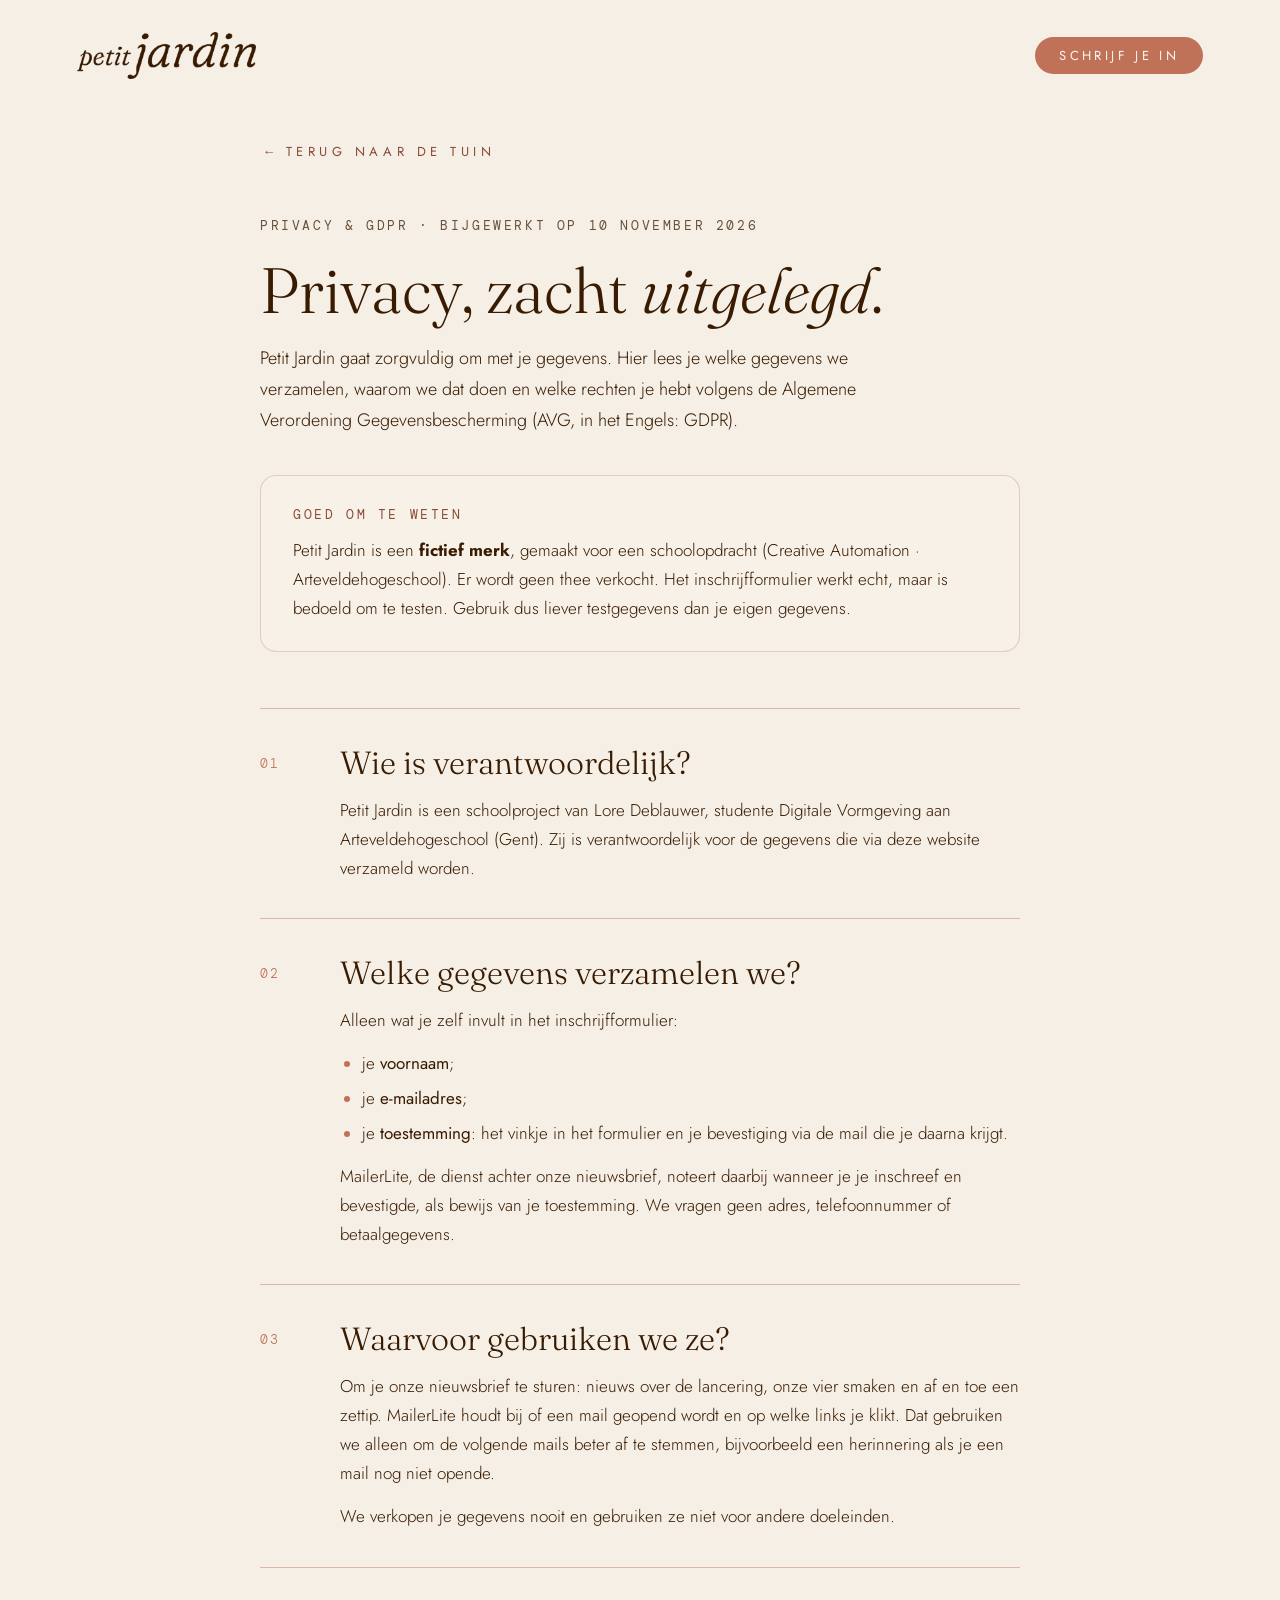
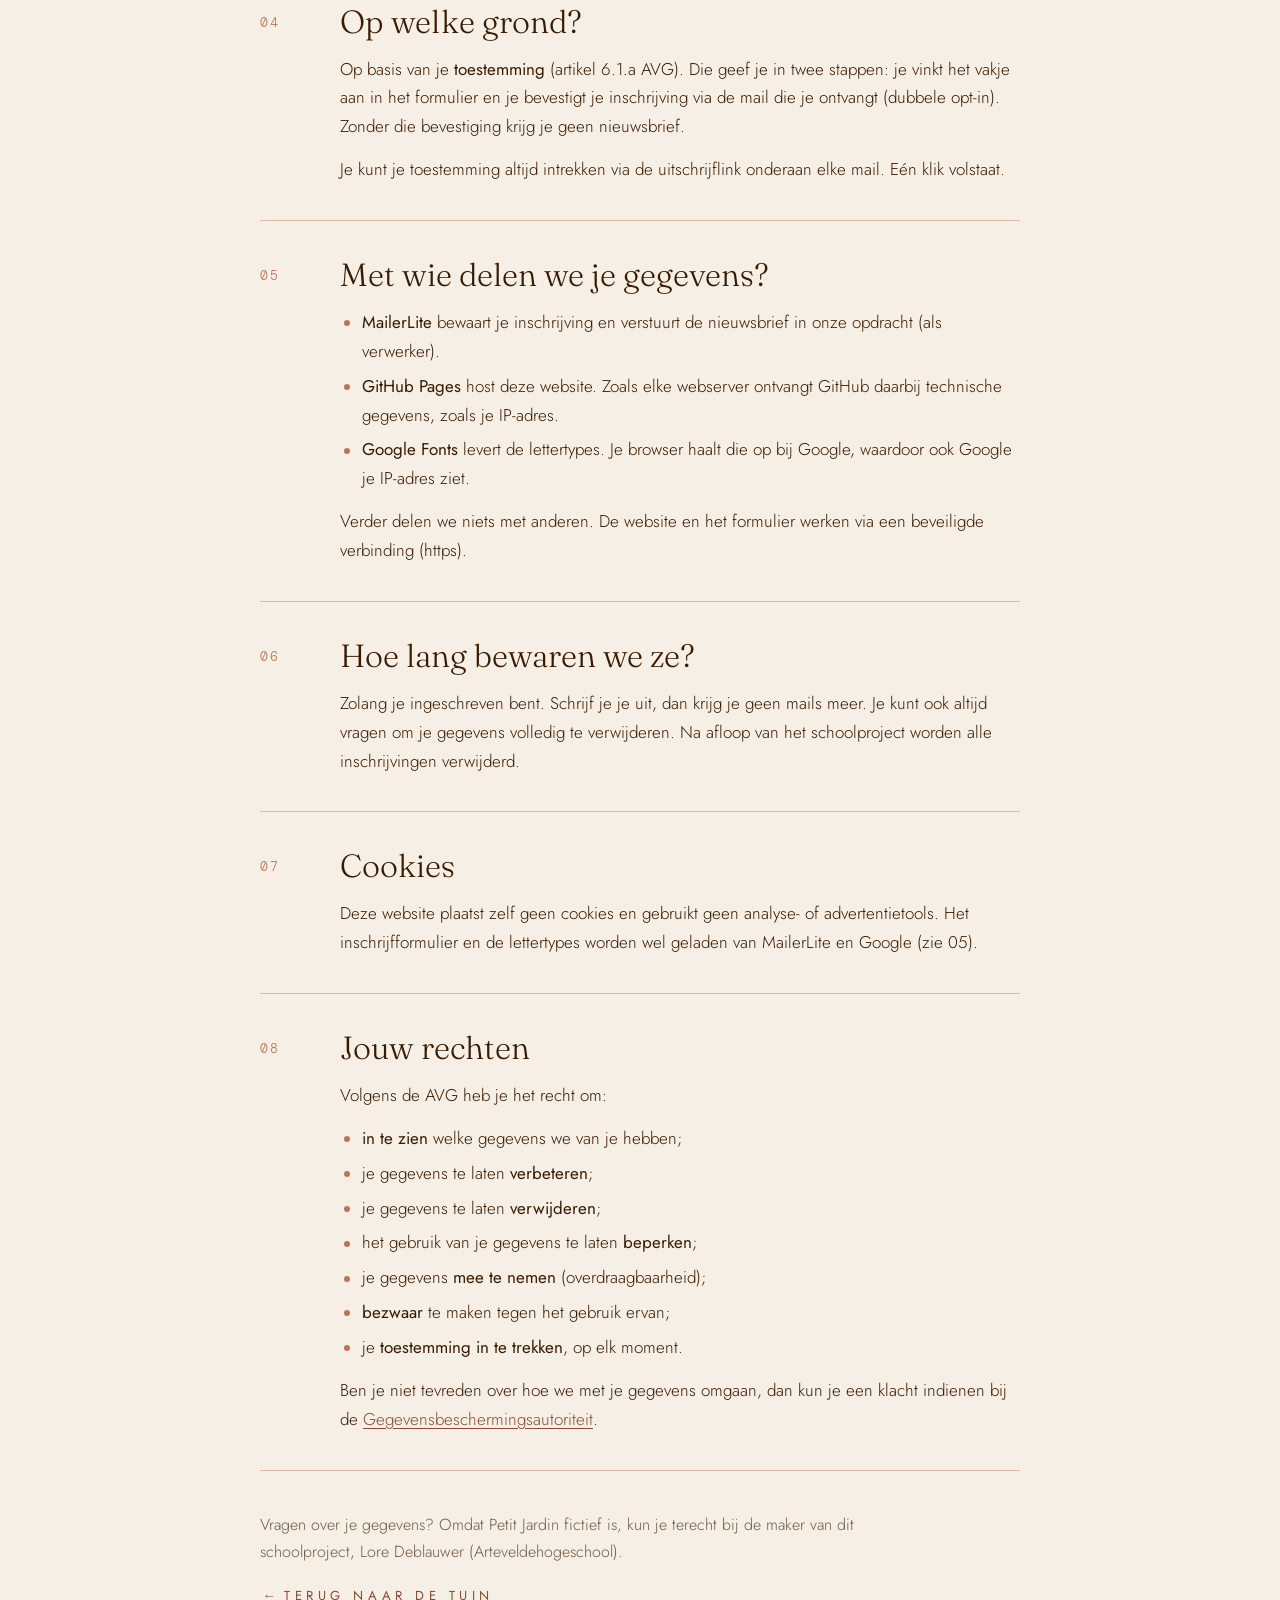
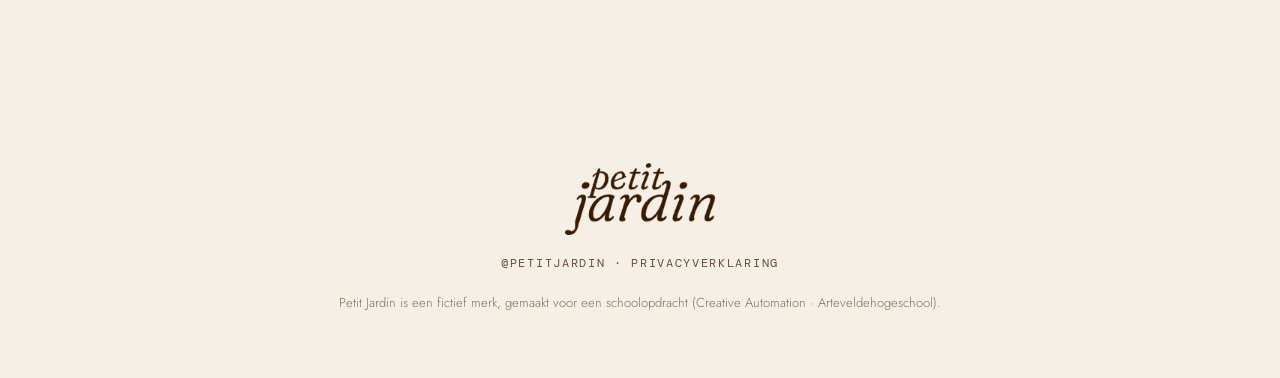
<file: privacy.html>
<!doctype html>
<html lang="nl">
<head>
  <meta charset="utf-8">
  <meta name="viewport" content="width=device-width, initial-scale=1">
  <title>Privacy &amp; GDPR · Petit Jardin</title>
  <meta name="description" content="Hoe Petit Jardin omgaat met je gegevens: welke gegevens we verzamelen via de nieuwsbrief, waarom, en welke rechten je hebt volgens de GDPR.">
  <meta name="robots" content="noindex">
  <link rel="icon" type="image/png" sizes="64x64" href="img/favicon.png?v=2">
  <link rel="preconnect" href="https://fonts.googleapis.com">
  <link rel="preconnect" href="https://fonts.gstatic.com" crossorigin>
  <link href="https://fonts.googleapis.com/css2?family=DM+Mono:wght@400&family=Fraunces:ital,opsz,wght,SOFT,WONK@0,9..144,300,0..100,0..1;1,9..144,300,0..100,0..1&family=Jost:wght@300;400&display=swap" rel="stylesheet">
  <link rel="stylesheet" href="css/richting-b.css?v=7">
  <link rel="stylesheet" href="css/privacy.css?v=1">
</head>
<body class="privacy-pagina">

  <header class="header">
    <a href="index.html" class="header__logo" aria-label="Petit Jardin, naar de startpagina">
      <img src="img/logo-horizontaal.png" alt="Petit Jardin" width="184" height="48">
    </a>
    <a href="index.html#inschrijven" class="knop knop--klein">Schrijf je in</a>
  </header>

  <main class="privacy">
    <a href="index.html" class="tekstlink privacy__terug"><span class="tekstlink__pijl" aria-hidden="true">←</span> Terug naar de tuin</a>

    <header class="privacy__kop">
      <p class="label">Privacy &amp; GDPR · bijgewerkt op 10 november 2026</p>
      <h1>Privacy, zacht <em>uitgelegd</em>.</h1>
      <p class="privacy__intro">Petit Jardin gaat zorgvuldig om met je gegevens. Hier lees je welke gegevens we verzamelen, waarom we dat doen en welke rechten je hebt volgens de Algemene Verordening Gegevensbescherming (AVG, in het Engels: GDPR).</p>
    </header>

    <aside class="privacy__notitie">
      <p class="label">Goed om te weten</p>
      <p>Petit Jardin is een <strong>fictief merk</strong>, gemaakt voor een schoolopdracht (Creative Automation · Arteveldehogeschool). Er wordt geen thee verkocht. Het inschrijfformulier werkt echt, maar is bedoeld om te testen. Gebruik dus liever testgegevens dan je eigen gegevens.</p>
    </aside>

    <ol class="privacy__lijst">
      <li class="privacy__blok" id="verantwoordelijke">
        <span class="privacy__nr" aria-hidden="true">01</span>
        <div>
          <h2>Wie is verantwoordelijk?</h2>
          <p>Petit Jardin is een schoolproject van Lore Deblauwer, studente Digitale Vormgeving aan Arteveldehogeschool (Gent). Zij is verantwoordelijk voor de gegevens die via deze website verzameld worden.</p>
        </div>
      </li>

      <li class="privacy__blok" id="gegevens">
        <span class="privacy__nr" aria-hidden="true">02</span>
        <div>
          <h2>Welke gegevens verzamelen we?</h2>
          <p>Alleen wat je zelf invult in het inschrijfformulier:</p>
          <ul>
            <li>je <strong>voornaam</strong>;</li>
            <li>je <strong>e-mailadres</strong>;</li>
            <li>je <strong>toestemming</strong>: het vinkje in het formulier en je bevestiging via de mail die je daarna krijgt.</li>
          </ul>
          <p>MailerLite, de dienst achter onze nieuwsbrief, noteert daarbij wanneer je je inschreef en bevestigde, als bewijs van je toestemming. We vragen geen adres, telefoonnummer of betaalgegevens.</p>
        </div>
      </li>

      <li class="privacy__blok" id="doel">
        <span class="privacy__nr" aria-hidden="true">03</span>
        <div>
          <h2>Waarvoor gebruiken we ze?</h2>
          <p>Om je onze nieuwsbrief te sturen: nieuws over de lancering, onze vier smaken en af en toe een zettip. MailerLite houdt bij of een mail geopend wordt en op welke links je klikt. Dat gebruiken we alleen om de volgende mails beter af te stemmen, bijvoorbeeld een herinnering als je een mail nog niet opende.</p>
          <p>We verkopen je gegevens nooit en gebruiken ze niet voor andere doeleinden.</p>
        </div>
      </li>

      <li class="privacy__blok" id="grondslag">
        <span class="privacy__nr" aria-hidden="true">04</span>
        <div>
          <h2>Op welke grond?</h2>
          <p>Op basis van je <strong>toestemming</strong> (artikel 6.1.a AVG). Die geef je in twee stappen: je vinkt het vakje aan in het formulier en je bevestigt je inschrijving via de mail die je ontvangt (dubbele opt-in). Zonder die bevestiging krijg je geen nieuwsbrief.</p>
          <p>Je kunt je toestemming altijd intrekken via de uitschrijflink onderaan elke mail. Eén klik volstaat.</p>
        </div>
      </li>

      <li class="privacy__blok" id="derden">
        <span class="privacy__nr" aria-hidden="true">05</span>
        <div>
          <h2>Met wie delen we je gegevens?</h2>
          <ul>
            <li><strong>MailerLite</strong> bewaart je inschrijving en verstuurt de nieuwsbrief in onze opdracht (als verwerker).</li>
            <li><strong>GitHub Pages</strong> host deze website. Zoals elke webserver ontvangt GitHub daarbij technische gegevens, zoals je IP-adres.</li>
            <li><strong>Google Fonts</strong> levert de lettertypes. Je browser haalt die op bij Google, waardoor ook Google je IP-adres ziet.</li>
          </ul>
          <p>Verder delen we niets met anderen. De website en het formulier werken via een beveiligde verbinding (https).</p>
        </div>
      </li>

      <li class="privacy__blok" id="bewaartermijn">
        <span class="privacy__nr" aria-hidden="true">06</span>
        <div>
          <h2>Hoe lang bewaren we ze?</h2>
          <p>Zolang je ingeschreven bent. Schrijf je je uit, dan krijg je geen mails meer. Je kunt ook altijd vragen om je gegevens volledig te verwijderen. Na afloop van het schoolproject worden alle inschrijvingen verwijderd.</p>
        </div>
      </li>

      <li class="privacy__blok" id="cookies">
        <span class="privacy__nr" aria-hidden="true">07</span>
        <div>
          <h2>Cookies</h2>
          <p>Deze website plaatst zelf geen cookies en gebruikt geen analyse- of advertentietools. Het inschrijfformulier en de lettertypes worden wel geladen van MailerLite en Google (zie 05).</p>
        </div>
      </li>

      <li class="privacy__blok" id="rechten">
        <span class="privacy__nr" aria-hidden="true">08</span>
        <div>
          <h2>Jouw rechten</h2>
          <p>Volgens de AVG heb je het recht om:</p>
          <ul class="privacy__rechten">
            <li><strong>in te zien</strong> welke gegevens we van je hebben;</li>
            <li>je gegevens te laten <strong>verbeteren</strong>;</li>
            <li>je gegevens te laten <strong>verwijderen</strong>;</li>
            <li>het gebruik van je gegevens te laten <strong>beperken</strong>;</li>
            <li>je gegevens <strong>mee te nemen</strong> (overdraagbaarheid);</li>
            <li><strong>bezwaar</strong> te maken tegen het gebruik ervan;</li>
            <li>je <strong>toestemming in te trekken</strong>, op elk moment.</li>
          </ul>
          <p>Ben je niet tevreden over hoe we met je gegevens omgaan, dan kun je een klacht indienen bij de <a href="https://www.gegevensbeschermingsautoriteit.be" target="_blank" rel="noopener">Gegevensbeschermingsautoriteit</a>.</p>
        </div>
      </li>
    </ol>

    <div class="privacy__slot">
      <span class="haarlijn" aria-hidden="true"></span>
      <p>Vragen over je gegevens? Omdat Petit Jardin fictief is, kun je terecht bij de maker van dit schoolproject, Lore Deblauwer (Arteveldehogeschool).</p>
      <a href="index.html" class="tekstlink"><span class="tekstlink__pijl" aria-hidden="true">←</span> Terug naar de tuin</a>
    </div>
  </main>

  <footer class="footer">
    <img src="img/logo-gestapeld.png" alt="Petit Jardin" width="150" height="72" loading="lazy">
    <p class="label"><a href="#" aria-label="Petit Jardin op Instagram">@petitjardin</a> · <a href="privacy.html" aria-current="page">Privacyverklaring</a></p>
    <p class="klein">Petit Jardin is een fictief merk, gemaakt voor een schoolopdracht (Creative Automation · Arteveldehogeschool).</p>
  </footer>

</body>
</html>
</file>
<file: css/richting-b.css>
/* Petit Jardin · landingspagina · richting B "Herbarium"
   Per smaak een eigen nevel. Tokens uit het brandbook (p. 13). */
:root {
  --pj-terracotta: #C07259;
  --pj-terracotta-dark: #8A4B37;
  --pj-bruin: #391B02;
  --pj-bruin-70: rgba(57, 27, 2, .7);
  --pj-kraft: #C4A27A;
  --pj-creme: #F5EFE5;
  --pj-creme-licht: #FBF6EE;
  --pj-etiket: rgba(247, 241, 232, .85);
  --pj-calque: rgba(247, 241, 232, .92);
  --pj-font-titel: 'Fraunces', Georgia, serif;
  --pj-font-tekst: 'Jost', 'Helvetica Neue', Arial, sans-serif;
  --pj-font-detail: 'DM Mono', ui-monospace, monospace;
  --pj-radius-s: 8px;
  --pj-radius-m: 16px;
  --pj-radius-l: 28px;
  --pj-radius-pil: 999px;
  --pj-gutter: clamp(16px, 6vw, 80px);
  --ease-in-uit: cubic-bezier(.65, 0, .35, 1);   /* ease-in-out: zacht vertrekken, zacht aankomen */
}

*, *::before, *::after { box-sizing: border-box; }
html { scroll-behavior: smooth; }
@media (prefers-reduced-motion: reduce) { html { scroll-behavior: auto; } }

body {
  margin: 0;
  overflow-x: hidden;
  background: var(--pj-creme);   /* brandbook: crème is dé achtergrond voor web */
  color: var(--pj-bruin);
  font-family: var(--pj-font-tekst);
  font-weight: 300;
  font-size: 17px;
  line-height: 1.7;
  -webkit-font-smoothing: antialiased;
}
img { display: block; max-width: 100%; height: auto; }
a { color: inherit; }
p { margin: 0; }

/* ---------- Typografie ---------- */
h1, h2 {
  font-family: var(--pj-font-titel);
  font-weight: 300;
  font-variation-settings: "SOFT" 0, "WONK" 1;
  margin: 0;
}
h1 em, h2 em { font-style: italic; }
h1, h2 { text-wrap: balance; }   /* geen los woord op de laatste regel */
h1 { font-size: clamp(48px, 5.6vw, 80px); line-height: 1; }
h2 { font-size: clamp(36px, 4.2vw, 60px); line-height: 1.08; }

.label {
  font-family: var(--pj-font-detail);
  font-weight: 400;
  font-size: 13px;
  letter-spacing: .2em;
  text-transform: uppercase;
  color: rgba(57, 27, 2, .75);
}
.klein { font-size: 13px; color: var(--pj-bruin-70); }

.haarlijn {
  display: block;
  width: 64px;
  height: 1px;
  background: var(--pj-terracotta);
}

.visueel-verborgen {
  position: absolute !important;
  width: 1px; height: 1px;
  overflow: hidden;
  clip: rect(0 0 0 0);
  white-space: nowrap;
}

/* ---------- Knop en tekstlink ---------- */
.knop {
  display: inline-flex;
  align-items: center;
  justify-content: center;
  padding: 18px 40px;
  border: 0;
  border-radius: var(--pj-radius-pil);
  background: var(--pj-terracotta);
  color: var(--pj-creme-licht);
  font: 400 15px/1.2 var(--pj-font-tekst);
  letter-spacing: .3em;
  text-transform: uppercase;
  text-decoration: none;
  cursor: pointer;
  transition: background-color .45s var(--ease-in-uit), transform .45s var(--ease-in-uit), box-shadow .45s var(--ease-in-uit);
}
.knop:hover {
  background: var(--pj-terracotta-dark);
  transform: translateY(-1px);
  box-shadow: 0 10px 18px -10px rgba(138, 75, 55, .55);
}
.knop:active { transform: translateY(1px); box-shadow: none; transition-duration: .15s; }
.knop--vol { width: 100%; }
.knop--klein {
  padding: 11px 24px;
  font-size: 13px;
  letter-spacing: .26em;
}
.knop:focus-visible, a:focus-visible, input:focus-visible {
  outline: 2px solid var(--pj-terracotta-dark);
  outline-offset: 3px;
}

.tekstlink {
  display: inline-block;
  font-weight: 400;
  font-size: 13px;
  letter-spacing: .35em;
  text-transform: uppercase;
  text-decoration: none;
  color: var(--pj-terracotta-dark);
  position: relative;
  padding-bottom: 4px;
}
/* haarlijn die van links naar rechts aangroeit, pijl die een stapje opschuift */
.tekstlink::after {
  content: "";
  position: absolute;
  left: 0;
  right: .35em;            /* compenseert de letterafstand na de laatste letter */
  bottom: 0;
  height: 1px;
  background: var(--pj-terracotta);
  transform: scaleX(0);
  transform-origin: left;
  transition: transform .5s var(--ease-in-uit);
}
.tekstlink__pijl {
  display: inline-block;
  margin-left: .2em;
  letter-spacing: 0;
  transition: transform .5s var(--ease-in-uit);
}
.tekstlink:is(:hover, :focus-visible)::after { transform: scaleX(1); }
.tekstlink:is(:hover, :focus-visible) .tekstlink__pijl { transform: translateX(6px); }
@media (prefers-reduced-motion: reduce) {
  .knop, .tekstlink::after, .tekstlink__pijl { transition-duration: .01s; }
  .knop:hover { transform: none; }
}

/* ---------- 1 · Hero (op de crème grondkleur van de pagina) ---------- */
/* Navigatie
   Bovenaan: de gewone header, die met de pagina mee wegscrolt.
   Voorbij de hero (.is-vast): een compacte, vaststaande balk in licht doorschijnend
   crème met een zachte blur, die van boven in beeld glijdt. Terug naar boven
   (.is-weg) glijdt hij weer weg en staat de oorspronkelijke header weer klaar.
   De .header-plek houdt de hoogte van de header vast (via JS), dus de pagina
   verspringt nooit wanneer de header loskomt. */
.header-plek { position: relative; z-index: 30; }
.header {
  display: flex;
  align-items: center;
  justify-content: space-between;
  gap: 24px;
  padding: 32px var(--pj-gutter);
  border-bottom: 1px solid transparent;
}
.header__logo img {
  width: clamp(132px, 14vw, 184px);
  transition: width .5s var(--ease-in-uit);
}
.header.is-vast {
  position: fixed;
  top: 0;
  left: 0;
  right: 0;
  padding-top: 12px;
  padding-bottom: 12px;
  background: rgba(245, 239, 229, .55);
  -webkit-backdrop-filter: blur(10px) saturate(1.15);
          backdrop-filter: blur(14px) saturate(1.15);
  border-bottom-color: rgba(196, 162, 122, .35);
  animation: header-in .6s var(--ease-in-uit) both;
}
.header.is-vast .header__logo img { width: clamp(104px, 9vw, 132px); }
.header.is-vast.is-weg { animation: header-uit .45s var(--ease-in-uit) both; }
@keyframes header-in {
  from { transform: translateY(-100%); opacity: 0; }
  to   { transform: none;              opacity: 1; }
}
@keyframes header-uit {
  from { transform: none;              opacity: 1; }
  to   { transform: translateY(-100%); opacity: 0; }
}
/* ankers (#gember, #inschrijven, …) landen onder de vaste balk, niet erachter */
html { scroll-padding-top: 72px; }
@media (prefers-reduced-motion: reduce) {
  .header.is-vast, .header.is-vast.is-weg { animation-duration: .01s; }
}

/* Terug naar boven: klein calque-pilletje rechtsonder, verschijnt na de hero */
.naar-boven {
  position: fixed;
  right: max(16px, calc(var(--pj-gutter) * .5));
  bottom: 24px;
  z-index: 20;
  display: inline-flex;
  align-items: center;
  gap: 10px;
  padding: 11px 18px 11px 20px;
  border: 1px solid rgba(196, 162, 122, .55);
  border-radius: var(--pj-radius-pil);
  background: rgba(247, 241, 232, .88);
  -webkit-backdrop-filter: blur(8px);
          backdrop-filter: blur(8px);
  box-shadow: 0 12px 24px -16px rgba(57, 27, 2, .35);
  color: var(--pj-terracotta-dark);
  font-family: var(--pj-font-tekst);
  font-weight: 400;
  font-size: 12px;
  line-height: 1;
  letter-spacing: .3em;
  text-transform: uppercase;
  text-decoration: none;
  opacity: 0;
  visibility: hidden;
  transform: translateY(14px);
  transition:
    opacity .5s var(--ease-in-uit),
    transform .5s var(--ease-in-uit),
    visibility 0s linear .5s,
    background-color .45s var(--ease-in-uit),
    border-color .45s var(--ease-in-uit);
}
.naar-boven.is-zichtbaar {
  opacity: 1;
  visibility: visible;
  transform: none;
  transition-delay: 0s;
}
.naar-boven__pijl {
  display: inline-block;
  font-size: 14px;
  letter-spacing: 0;
  transition: transform .5s var(--ease-in-uit);
}
.naar-boven:is(:hover, :focus-visible) {
  background: var(--pj-creme-licht);
  border-color: var(--pj-terracotta);
}
.naar-boven:is(:hover, :focus-visible) .naar-boven__pijl { transform: translateY(-4px); }
@media (max-width: 520px) {
  .naar-boven { padding: 12px; bottom: 16px; }
  .naar-boven__tekst {            /* op gsm enkel het pijltje; de tekst blijft voor schermlezers */
    position: absolute; width: 1px; height: 1px; overflow: hidden; clip: rect(0 0 0 0); white-space: nowrap;
  }
}
@media (prefers-reduced-motion: reduce) {
  .naar-boven, .naar-boven__pijl { transition-duration: .01s; }
}

.hero {
  display: grid;
  grid-template-columns: minmax(0, 480px) minmax(0, 720px);
  justify-content: center;
  align-items: center;
  gap: clamp(48px, 6vw, 88px);
  padding: 48px var(--pj-gutter) 120px;
}
.hero__tekst { display: grid; justify-items: start; gap: 28px; }
.hero__intro { max-width: 480px; font-size: 19px; }
/* De collectie: vier dozen als ingang naar de smaken.
   Hover/focus: de nevel van die smaak drijft van links achter de doos binnen,
   wordt scherp en komt tot rust; de doos tilt een fractie op. */
.collectie {
  --ease-uit: cubic-bezier(.16, 1, .3, 1);       /* expo-out: snel binnen, lang uitdeinen */
  list-style: none;
  margin: 0;
  padding: 0;
  display: grid;
  grid-template-columns: repeat(4, minmax(0, 1fr));
  gap: clamp(12px, 1.8vw, 26px);
  align-items: start;
  position: relative;
  isolation: isolate;   /* alle nevels in één laag, achter álle dozen */
}
.collectie__doos {
  position: relative;
  display: grid;
  justify-items: center;
  align-content: start;
  gap: 18px;
  text-decoration: none;
  outline-offset: 10px;
  -webkit-tap-highlight-color: transparent;
}
.collectie__doos picture { width: 100%; }
.collectie__doos img {
  width: 100%;
  filter: drop-shadow(0 18px 20px rgba(57, 27, 2, .2));
  transition: transform .9s var(--ease-uit), filter .9s var(--ease-uit), opacity .6s ease;
}
.collectie__nevel {
  position: absolute;
  z-index: -1;
  left: -45%;
  right: -45%;
  top: -24%;
  height: 124%;
  pointer-events: none;
  background:
    radial-gradient(farthest-side, var(--kleur) 0%, var(--kleur) 30%, color-mix(in srgb, var(--kleur) 60%, transparent) 62%, transparent 100%),
    var(--nevel) center / cover no-repeat;
  -webkit-mask-image: radial-gradient(farthest-side, #000 45%, rgba(0, 0, 0, .7) 70%, transparent 100%);
          mask-image: radial-gradient(farthest-side, #000 45%, rgba(0, 0, 0, .7) 70%, transparent 100%);
  filter: saturate(1.4) blur(26px);
  opacity: 0;
  transform: translateX(-38%) scale(.8);
  transition:
    opacity .7s ease,
    transform 1.4s var(--ease-uit),
    filter 1.4s var(--ease-uit);
}
.collectie__naam {
  font-family: var(--pj-font-detail);
  font-size: 11px;
  line-height: 1.5;
  letter-spacing: .12em;
  text-transform: uppercase;
  text-align: center;
  color: var(--pj-bruin-70);
  transition: color .4s ease;
}
.collectie__naam span { display: block; color: var(--pj-terracotta-dark); }

.collectie__doos:is(:hover, :focus-visible) .collectie__nevel {
  opacity: 1;
  transform: none;
  filter: saturate(1.4) blur(14px);
  animation:
    nevel-dwaal 9s ease-in-out .5s infinite,
    nevel-stroom 12s linear infinite alternate;
}
/* Blijf je hoveren, dan dwaalt de nevel in een gesloten lus rond de doos
   (linksboven → boven → rechts → onder → terug) en ademt hij zacht mee... */
@keyframes nevel-dwaal {
  0%, 100% { translate: 0 0;       scale: 1; }
  20%      { translate: -7% -5%;   scale: 1.05; }
  42%      { translate: 6% -7%;    scale: .97; }
  64%      { translate: 9% 3%;     scale: 1.06; }
  84%      { translate: -4% 6%;    scale: .99; }
}
/* ...terwijl de textuur van het nevelbeeld er langzaam doorheen stroomt */
@keyframes nevel-stroom {
  from { background-position: 50% 50%, 0% 30%; }
  to   { background-position: 50% 50%, 100% 70%; }
}
.collectie__doos:is(:hover, :focus-visible) img {
  transform: translateY(-10px);
  filter: drop-shadow(0 30px 26px rgba(57, 27, 2, .24));
}
.collectie__doos:is(:hover, :focus-visible) .collectie__naam { color: var(--pj-bruin); }
.collectie__doos:active img { transform: translateY(-6px); transition-duration: .2s; }
/* de andere dozen stappen een halve stap terug */
.collectie:has(.collectie__doos:hover) .collectie__doos:not(:hover) img { opacity: .72; }

@media (prefers-reduced-motion: reduce) {
  .collectie__nevel { transform: none; transition: opacity .4s ease; animation: none !important; }
  .collectie__doos img { transition: opacity .4s ease, filter .4s ease; }
  .collectie__doos:is(:hover, :focus-visible) img { transform: none; }
}

/* ---------- 2 · Verhaal ---------- */
.verhaal {
  display: grid;
  justify-items: center;
  gap: 40px;
  padding: 140px var(--pj-gutter);
  text-align: center;
}
.verhaal h2 { max-width: 820px; }
.verhaal__kolommen {
  display: grid;
  grid-template-columns: minmax(0, 620px);
  gap: 20px;
  font-size: 18px;
  text-align: center;
  text-wrap: pretty;   /* geen los woord op de laatste regel */
}

/* ---------- Doorlopende nevel ----------
   De pagina heeft één grondkleur (crème uit het brandbook). Daarop ligt elke smaaknevel als een laag
   die ver boven en onder zijn sectie uitloopt; de volgende laag ligt erbovenop en
   komt heel geleidelijk op via een vervaagd golfmasker. De overgangszone is hoog
   (tot ±560px), zodat je nauwelijks merkt waar de ene kleur in de andere overgaat.
   Alle lagen zitten in één stapel onder <body>, dus altijd onder tekst en beeld. */
body { isolation: isolate; }
.smaak,
.inschrijven,
.footer {
  --ov: clamp(180px, 24vw, 340px);   /* halve hoogte van de overgang (zone tot ±680px) */
  position: relative;
}
/* De rand van elke overgang is een nevelrand (SVG-masker): een lange, zachte
   basisovergang plus een tiental sterk vervaagde wolkvormen van verschillende
   grootte en dichtheid, die op ongelijke hoogtes in de vorige kleur uitreiken.
   Zo is er nergens een lijn: de nieuwe kleur drijft in plukken binnen. Bovenaan
   is het masker exact 0, onderaan volledig dekkend, dus geen naad met de rest.
   Drie varianten, zodat geen twee overgangen hetzelfde patroon hebben. */
:root {
  --golf-a: url("data:image/svg+xml,%3Csvg xmlns='http://www.w3.org/2000/svg' viewBox='0 0 1440 700' preserveAspectRatio='none'%3E%3Cdefs%3E%3ClinearGradient id='g' x1='0' y1='0' x2='0' y2='1'%3E%3Cstop offset='0' stop-opacity='0'/%3E%3Cstop offset='.22' stop-opacity='0'/%3E%3Cstop offset='.45' stop-opacity='.16'/%3E%3Cstop offset='.66' stop-opacity='.55'/%3E%3Cstop offset='.84' stop-opacity='.9'/%3E%3Cstop offset='1' stop-opacity='1'/%3E%3C/linearGradient%3E%3Cfilter id='b' x='-30%25' y='-60%25' width='160%25' height='220%25'%3E%3CfeGaussianBlur stdDeviation='46'/%3E%3C/filter%3E%3C/defs%3E%3Crect width='1440' height='700' fill='url(%23g)'/%3E%3Cg filter='url(%23b)'%3E%3Cellipse cx='120' cy='470' rx='300' ry='110' fill-opacity='0.75'/%3E%3Cellipse cx='430' cy='380' rx='240' ry='95' fill-opacity='0.55'/%3E%3Cellipse cx='700' cy='500' rx='330' ry='120' fill-opacity='0.8'/%3E%3Cellipse cx='960' cy='340' rx='220' ry='85' fill-opacity='0.45'/%3E%3Cellipse cx='1210' cy='430' rx='300' ry='115' fill-opacity='0.7'/%3E%3Cellipse cx='1400' cy='520' rx='240' ry='110' fill-opacity='0.8'/%3E%3Cellipse cx='300' cy='300' rx='170' ry='70' fill-opacity='0.35'/%3E%3Cellipse cx='820' cy='290' rx='150' ry='60' fill-opacity='0.3'/%3E%3Cellipse cx='1100' cy='560' rx='260' ry='100' fill-opacity='0.85'/%3E%3Crect x='-200' y='600' width='1840' height='300'/%3E%3C/g%3E%3C/svg%3E");
  --golf-b: url("data:image/svg+xml,%3Csvg xmlns='http://www.w3.org/2000/svg' viewBox='0 0 1440 700' preserveAspectRatio='none'%3E%3Cdefs%3E%3ClinearGradient id='g' x1='0' y1='0' x2='0' y2='1'%3E%3Cstop offset='0' stop-opacity='0'/%3E%3Cstop offset='.22' stop-opacity='0'/%3E%3Cstop offset='.45' stop-opacity='.16'/%3E%3Cstop offset='.66' stop-opacity='.55'/%3E%3Cstop offset='.84' stop-opacity='.9'/%3E%3Cstop offset='1' stop-opacity='1'/%3E%3C/linearGradient%3E%3Cfilter id='b' x='-30%25' y='-60%25' width='160%25' height='220%25'%3E%3CfeGaussianBlur stdDeviation='46'/%3E%3C/filter%3E%3C/defs%3E%3Crect width='1440' height='700' fill='url(%23g)'/%3E%3Cg filter='url(%23b)'%3E%3Cellipse cx='60' cy='400' rx='230' ry='100' fill-opacity='0.6'/%3E%3Cellipse cx='330' cy='500' rx='320' ry='120' fill-opacity='0.8'/%3E%3Cellipse cx='610' cy='330' rx='210' ry='80' fill-opacity='0.45'/%3E%3Cellipse cx='880' cy='440' rx='300' ry='110' fill-opacity='0.7'/%3E%3Cellipse cx='1150' cy='330' rx='200' ry='75' fill-opacity='0.4'/%3E%3Cellipse cx='1340' cy='450' rx='260' ry='115' fill-opacity='0.75'/%3E%3Cellipse cx='520' cy='560' rx='280' ry='100' fill-opacity='0.85'/%3E%3Cellipse cx='1010' cy='280' rx='160' ry='60' fill-opacity='0.3'/%3E%3Cellipse cx='190' cy='290' rx='150' ry='60' fill-opacity='0.3'/%3E%3Crect x='-200' y='600' width='1840' height='300'/%3E%3C/g%3E%3C/svg%3E");
  --golf-c: url("data:image/svg+xml,%3Csvg xmlns='http://www.w3.org/2000/svg' viewBox='0 0 1440 700' preserveAspectRatio='none'%3E%3Cdefs%3E%3ClinearGradient id='g' x1='0' y1='0' x2='0' y2='1'%3E%3Cstop offset='0' stop-opacity='0'/%3E%3Cstop offset='.22' stop-opacity='0'/%3E%3Cstop offset='.45' stop-opacity='.16'/%3E%3Cstop offset='.66' stop-opacity='.55'/%3E%3Cstop offset='.84' stop-opacity='.9'/%3E%3Cstop offset='1' stop-opacity='1'/%3E%3C/linearGradient%3E%3Cfilter id='b' x='-30%25' y='-60%25' width='160%25' height='220%25'%3E%3CfeGaussianBlur stdDeviation='46'/%3E%3C/filter%3E%3C/defs%3E%3Crect width='1440' height='700' fill='url(%23g)'/%3E%3Cg filter='url(%23b)'%3E%3Cellipse cx='180' cy='360' rx='220' ry='85' fill-opacity='0.5'/%3E%3Cellipse cx='470' cy='460' rx='300' ry='115' fill-opacity='0.75'/%3E%3Cellipse cx='760' cy='350' rx='230' ry='90' fill-opacity='0.5'/%3E%3Cellipse cx='1020' cy='490' rx='320' ry='120' fill-opacity='0.8'/%3E%3Cellipse cx='1300' cy='360' rx='230' ry='90' fill-opacity='0.5'/%3E%3Cellipse cx='60' cy='540' rx='260' ry='100' fill-opacity='0.85'/%3E%3Cellipse cx='640' cy='280' rx='160' ry='60' fill-opacity='0.3'/%3E%3Cellipse cx='1200' cy='280' rx='170' ry='65' fill-opacity='0.3'/%3E%3Cellipse cx='1420' cy='560' rx='230' ry='100' fill-opacity='0.85'/%3E%3Crect x='-200' y='600' width='1840' height='300'/%3E%3C/g%3E%3C/svg%3E");
  /* Zachte rand zonder wolkvormen: een egale overgang die traag vertrekt en traag aankomt
     (smoothstep). Geen versnelling halverwege, dus geen zichtbare band of lijn. */
  --golf-zacht: linear-gradient(to bottom,
    rgba(0,0,0,0) 0%, rgba(0,0,0,.028) 10%, rgba(0,0,0,.104) 20%, rgba(0,0,0,.216) 30%,
    rgba(0,0,0,.352) 40%, rgba(0,0,0,.5) 50%, rgba(0,0,0,.648) 60%, rgba(0,0,0,.784) 70%,
    rgba(0,0,0,.896) 80%, rgba(0,0,0,.972) 90%, #000 100%);
  --golf-rustig: url("data:image/svg+xml,%3Csvg xmlns='http://www.w3.org/2000/svg' viewBox='0 0 1440 700' preserveAspectRatio='none'%3E%3Cdefs%3E%3ClinearGradient id='g' x1='0' y1='0' x2='0' y2='1'%3E%3Cstop offset='0' stop-opacity='0'/%3E%3Cstop offset='.22' stop-opacity='0'/%3E%3Cstop offset='.45' stop-opacity='.16'/%3E%3Cstop offset='.66' stop-opacity='.55'/%3E%3Cstop offset='.84' stop-opacity='.9'/%3E%3Cstop offset='1' stop-opacity='1'/%3E%3C/linearGradient%3E%3Cfilter id='b' x='-30%25' y='-60%25' width='160%25' height='220%25'%3E%3CfeGaussianBlur stdDeviation='46'/%3E%3C/filter%3E%3C/defs%3E%3Crect width='1440' height='700' fill='url(%23g)'/%3E%3Cg filter='url(%23b)'%3E%3Cellipse cx='120' cy='440' rx='300' ry='90' fill-opacity='0.5'/%3E%3Cellipse cx='450' cy='450' rx='320' ry='90' fill-opacity='0.5'/%3E%3Cellipse cx='780' cy='435' rx='310' ry='90' fill-opacity='0.5'/%3E%3Cellipse cx='1100' cy='450' rx='320' ry='90' fill-opacity='0.5'/%3E%3Cellipse cx='1400' cy='440' rx='280' ry='90' fill-opacity='0.5'/%3E%3Crect x='-200' y='600' width='1840' height='300'/%3E%3C/g%3E%3C/svg%3E");
}
.smaak::before,
.inschrijven::before,
.footer::before {
  content: "";
  position: absolute;
  inset: calc(var(--ov) * -1) 0;
  z-index: -1;
  pointer-events: none;
  /* Elk nevelbeeld verloopt van bleek (boven) naar de volle smaakkleur (onder).
     We tonen alleen dat rijke, gelijkmatige stuk (±60–85% van de hoogte), zodat
     kleur rechtstreeks in kleur overloopt, zonder bleke strook ertussen. */
  background: var(--nevel) 50% 80% / 100% 400% no-repeat;
  /* bovenaan: de golvende, vervaagde rand · daaronder: volledig zichtbaar */
  -webkit-mask:
    var(--golf, var(--golf-a)) top / 100% calc(var(--ov) * 2) no-repeat,
    linear-gradient(#000, #000) bottom / 100% calc(100% - var(--ov) * 2 + 2px) no-repeat;
          mask:
    var(--golf, var(--golf-a)) top / 100% calc(var(--ov) * 2) no-repeat,
    linear-gradient(#000, #000) bottom / 100% calc(100% - var(--ov) * 2 + 2px) no-repeat;
}

/* ---------- 3–6 · Smaken ---------- */
.smaak { padding: 120px var(--pj-gutter); }
.smaak--n01 { --nevel: url("../img/pj_14_nevel_N01_groene-thee.jpg"); --golf: var(--golf-rustig); }   /* uiteinde: rustige rand */
.smaak--n02 { --nevel: url("../img/pj_15_nevel_N02_kamille.jpg");     --golf: var(--golf-b); }
.smaak--n03 { --nevel: url("../img/pj_16_nevel_N03_gember.jpg");      --golf: var(--golf-c); }
.smaak--n04 { --nevel: url("../img/pj_17_nevel_N04_rooibos.jpg");     --golf: var(--golf-a); }
.inschrijven { --golf: var(--golf-zacht); }   /* uiteinde: egale, zachte rand (rooibos → crème) */
/* na rooibos keert de pagina terug naar de crème grondkleur: inschrijven en footer */
.footer { --golf: var(--golf-c); }
.footer::before { bottom: 0; background: var(--pj-creme); }

.smaak__inner {
  display: grid;
  grid-template-columns: minmax(0, 560px) minmax(0, 460px);
  justify-content: center;
  align-items: center;
  gap: clamp(48px, 7vw, 100px);
}
.smaak--gespiegeld .smaak__inner { grid-template-columns: minmax(0, 460px) minmax(0, 560px); }
.smaak--gespiegeld .smaak__beeld { order: 2; }

/* foto (420 × 525) met de doos (200 × 348) die eroverheen schuift */
.smaak__beeld { position: relative; width: 100%; aspect-ratio: 560 / 580; }
.smaak__foto {
  position: absolute;
  top: 0; left: 0;
  width: 75%;
  height: 90.5%;
  object-fit: cover;
  border-radius: var(--pj-radius-l);
}
.smaak__beeld picture { position: absolute; left: 64.3%; top: 40%; width: 35.7%; }
.smaak__doos {
  width: 100%;
  filter: drop-shadow(0 22px 26px rgba(57, 27, 2, .18));
}

.etiket {
  display: grid;
  gap: 18px;
  padding: 44px;
  background: var(--pj-etiket);
  border-radius: var(--pj-radius-m);
}
.etiket__nummer {
  font-family: var(--pj-font-titel);
  font-weight: 300;
  font-variation-settings: "SOFT" 0, "WONK" 1;
  font-size: 96px;
  line-height: 1;
  color: var(--pj-terracotta);
}
.etiket h2 { display: grid; gap: 8px; font-size: inherit; line-height: 1; }
.etiket__naam {                 /* verhouding zoals op het bandje van de doos: kapitalen ±0,7 × het cursieve duo */
  font-family: var(--pj-font-tekst);
  font-weight: 400;
  font-size: 24px;
  line-height: 1.05;
  letter-spacing: .16em;
  text-transform: uppercase;
}
.etiket__duo {
  font-family: var(--pj-font-titel);
  font-style: italic;
  font-size: 34px;
  line-height: 1.1;
}
.etiket__tekst { font-size: 17px; }
.etiket__info { margin: 0; }
.etiket__info div {
  display: flex;
  justify-content: space-between;
  gap: 16px;
  padding: 18px 0;
  border-top: 1px solid rgba(192, 114, 89, .6);
  font-family: var(--pj-font-detail);
  font-size: 12px;
  line-height: 1.2;
  letter-spacing: .14em;
  text-transform: uppercase;
}
.etiket__info div:last-child { padding-bottom: 0; }
.etiket__info dt { color: var(--pj-bruin-70); }
.etiket__info dd { margin: 0; text-align: right; }
/* bereiding is bijzaak: één rij, kleiner en iets stiller dan smaak */
.etiket__info .etiket__bereiding {
  padding-top: 14px;
  font-size: 10.5px;
  letter-spacing: .12em;
  border-top-color: rgba(192, 114, 89, .35);
}
.etiket__bereiding dd { color: var(--pj-bruin-70); }
/* de link is zo breed als zijn tekst, zodat de onderlijn niet over de hele kaart loopt */
.etiket .tekstlink { justify-self: start; }

/* ---------- 7 · Inschrijven ---------- */
.inschrijven {
  display: grid;
  justify-items: center;
  gap: 28px;
  padding: 120px var(--pj-gutter);
  text-align: center;
  scroll-margin-top: 0;
}
.inschrijven::before {              /* crème stijgt zacht op uit de rooibosnevel */
  background: var(--pj-creme);
}
.inschrijven__logo { width: 240px; }
.inschrijven h2 { font-size: clamp(40px, 3.9vw, 56px); }
.inschrijven__intro { max-width: 520px; font-size: 18px; }

.kaart {
  width: 100%;
  max-width: 560px;
  padding: 40px;
  background: var(--pj-calque);
  border-radius: var(--pj-radius-l);
  border: 1px solid rgba(196, 162, 122, .45);                 /* kraft-haarlijn: los van de crème grond */
  box-shadow: 0 24px 48px -28px rgba(57, 27, 2, .22);
  text-align: left;
}
.formulier { margin-bottom: 16px; }
.voorbeeldformulier { display: grid; gap: 14px; }
.voorbeeldformulier input[type="text"],
.voorbeeldformulier input[type="email"] {
  width: 100%;
  padding: 15px 18px;
  border: 1px solid var(--pj-kraft);
  border-radius: var(--pj-radius-s);
  background: var(--pj-creme-licht);
  color: var(--pj-bruin);
  font: 300 16px/1.4 var(--pj-font-tekst);
}
.voorbeeldformulier input::placeholder { color: rgba(57, 27, 2, .5); }
.optin {
  display: flex;
  gap: 12px;
  align-items: center;
  font-size: 14px;
  line-height: 1.4;
}
.optin input { margin: 0; width: 18px; height: 18px; flex: none; accent-color: var(--pj-terracotta-dark); }
.formulier__melding { font-size: 14px; color: var(--pj-terracotta-dark); }

/* ---------- 8 · Footer ---------- */
.footer {
  display: grid;
  justify-items: center;
  gap: 18px;
  padding: 56px var(--pj-gutter) 64px;
  text-align: center;
}
.footer .label { font-size: 12px; letter-spacing: .14em; }
.footer .label a { text-decoration: none; }
.footer .label a:hover { color: var(--pj-terracotta-dark); }
.footer .klein { color: rgba(57, 27, 2, .6); }

/* ---------- Zachte fade-in ---------- */
.js .reveal {
  opacity: 0;
  transform: translateY(16px);
  transition: opacity .9s ease, transform .9s ease;
}
.js .reveal.is-zichtbaar { opacity: 1; transform: none; }

/* ---------- Tablet en gsm ---------- */
/* De nevel achter de dozen reikt breder dan het scherm: nooit zijwaarts laten scrollen */
.hero-wrap { overflow-x: clip; }

/* Tablet liggend en kleine laptop (961–1180px): twee kolommen, maar compacter */
@media (max-width: 1180px) and (min-width: 961px) {
  .hero { grid-template-columns: minmax(0, 420px) minmax(0, 560px); padding-bottom: 96px; }
  .smaak { padding-top: 96px; padding-bottom: 96px; }
  .smaak__inner { grid-template-columns: minmax(0, 480px) minmax(0, 420px); }
  .smaak--gespiegeld .smaak__inner { grid-template-columns: minmax(0, 420px) minmax(0, 480px); }
  .etiket { padding: 36px; }
  .etiket__nummer { font-size: 84px; }
}

/* Tablet staand (≤ 960px): alles in één kolom, gecentreerd op dezelfde breedte */
@media (max-width: 960px) {
  html { scroll-padding-top: 64px; }
  .header { padding-top: 20px; padding-bottom: 20px; }

  .hero,
  .smaak__inner,
  .smaak--gespiegeld .smaak__inner { grid-template-columns: minmax(0, 1fr); justify-items: center; }
  .hero { gap: 56px; padding-top: 24px; padding-bottom: 80px; }
  .hero__tekst { width: 100%; max-width: 560px; }      /* tekst lijnt uit met de dozen eronder */
  .hero__intro { font-size: 17px; }
  .collectie { width: 100%; max-width: 560px; gap: 12px; }
  .collectie__naam { font-size: 10px; letter-spacing: .08em; }

  .verhaal { gap: 32px; padding-top: 88px; padding-bottom: 88px; }
  .verhaal__kolommen { font-size: 17px; }

  .smaak { padding-top: 72px; padding-bottom: 72px; }
  .smaak__inner { gap: 40px; }
  .smaak__beeld, .smaak--gespiegeld .smaak__beeld { order: 0; max-width: 520px; }
  .etiket { width: 100%; max-width: 520px; }

  .inschrijven { gap: 24px; padding-top: 80px; padding-bottom: 80px; }
  .inschrijven__logo { width: 180px; }
}

/* Gsm (≤ 520px) */
@media (max-width: 520px) {
  body { font-size: 16px; }
  .header { gap: 16px; padding-top: 14px; padding-bottom: 14px; }
  .header__logo img { width: 120px; }
  .knop--klein { padding: 10px 16px; font-size: 11px; letter-spacing: .2em; white-space: nowrap; }
  .knop:not(.knop--klein) { padding: 16px 28px; letter-spacing: .22em; }

  .hero { gap: 44px; padding-top: 16px; padding-bottom: 64px; }
  .hero__tekst { gap: 22px; }
  .hero__intro { font-size: 16px; }
  .collectie { gap: 8px; }
  .collectie__doos { gap: 12px; }
  .collectie__naam { font-size: 9px; letter-spacing: .06em; }

  .verhaal { gap: 24px; padding-top: 72px; padding-bottom: 72px; }
  .verhaal__kolommen { font-size: 16px; text-align: left; }

  .smaak { padding-top: 56px; padding-bottom: 56px; }
  .smaak__inner { gap: 28px; }
  .etiket { gap: 14px; padding: 28px 22px; }
  .etiket__nummer { font-size: 68px; }
  .etiket__naam { font-size: 19px; letter-spacing: .14em; }
  .etiket__duo { font-size: 28px; }
  .etiket__tekst { font-size: 16px; }
  .etiket__info div { gap: 12px; padding: 14px 0; font-size: 11px; letter-spacing: .1em; }
  .etiket__info .etiket__bereiding { font-size: 10px; }

  .inschrijven { gap: 20px; padding-top: 64px; padding-bottom: 64px; }
  .inschrijven__logo { width: 150px; }
  .inschrijven__intro { font-size: 16px; }
  .kaart { padding: 24px 20px; }

  .footer { padding-top: 44px; padding-bottom: 88px; }   /* ruimte voor het pijltje "naar boven" */
}

/* Heel smalle gsm's (≤ 360px) */
@media (max-width: 360px) {
  .knop--klein { padding: 9px 12px; letter-spacing: .14em; }
}
</file>
<file: css/privacy.css>
/* Petit Jardin · privacy- en GDPR-pagina
   Bouwt verder op richting-b.css (kleuren, fonts, header, knoppen, footer). */

.privacy-pagina { background: var(--pj-creme); }
.privacy-pagina .header { position: relative; z-index: 2; }

.privacy {
  box-sizing: border-box;
  width: 100%;
  max-width: calc(760px + var(--pj-gutter) * 2);   /* tekstkolom van 760px + marges */
  margin: 0 auto;
  padding: 24px var(--pj-gutter) 96px;
}
.privacy__terug { display: inline-flex; gap: 10px; margin-bottom: 48px; }
.privacy .tekstlink__pijl { transition: transform .5s var(--ease-in-uit, ease); }
.privacy .tekstlink:is(:hover, :focus-visible) .tekstlink__pijl { transform: translateX(-6px); }

/* kop */
.privacy__kop { display: grid; gap: 20px; margin-bottom: 40px; }
.privacy__kop .label { margin: 0; }
.privacy__kop h1 { margin: 0; font-size: clamp(42px, 5vw, 64px); line-height: 1.04; }
.privacy__intro { max-width: 620px; margin: 0; font-size: 18px; line-height: 1.7; }

/* notitie: fictief merk */
.privacy__notitie {
  display: grid;
  gap: 10px;
  margin: 0 0 56px;
  padding: 28px 32px;
  background: var(--pj-calque);
  border: 1px solid rgba(196, 162, 122, .45);
  border-radius: var(--pj-radius-m);
}
.privacy__notitie .label { margin: 0; color: var(--pj-terracotta-dark); }
.privacy__notitie p:last-child { margin: 0; }

/* genummerde blokken, zoals de N° op de dozen */
.privacy__lijst { list-style: none; margin: 0; padding: 0; }
.privacy__blok {
  display: grid;
  grid-template-columns: 56px minmax(0, 1fr);
  gap: 24px;
  padding: 36px 0;
  border-top: 1px solid rgba(192, 114, 89, .45);
  scroll-margin-top: 24px;
}
.privacy__nr {
  font-family: var(--pj-font-detail);
  font-size: 13px;
  letter-spacing: .14em;
  color: var(--pj-terracotta);
  padding-top: 8px;
}
.privacy__blok h2 {
  margin: 0 0 14px;
  font-size: clamp(26px, 2.6vw, 32px);
  line-height: 1.15;
}
.privacy__blok p,
.privacy__blok li { font-size: 17px; line-height: 1.7; }
.privacy__blok p { margin: 0 0 14px; }
.privacy__blok p:last-child { margin-bottom: 0; }
.privacy__blok strong { font-weight: 400; color: var(--pj-bruin); }
.privacy__blok ul { margin: 0 0 14px; padding: 0; list-style: none; display: grid; gap: 6px; }
.privacy__blok ul li { position: relative; padding-left: 22px; }
.privacy__blok ul li::before {   /* klein terracotta bolletje, zoals in het logo */
  content: "";
  position: absolute;
  left: 4px;
  top: .72em;
  width: 6px;
  height: 6px;
  border-radius: 50%;
  background: var(--pj-terracotta);
}
.privacy a:not(.tekstlink):not(.knop) {
  color: var(--pj-terracotta-dark);
  text-underline-offset: 3px;
}

/* slot */
.privacy__slot {
  display: grid;
  justify-items: start;
  gap: 20px;
  padding-top: 40px;
  border-top: 1px solid rgba(192, 114, 89, .45);
}
.privacy__slot .haarlijn { display: none; }
.privacy__slot p { margin: 0; max-width: 620px; font-size: 16px; color: var(--pj-bruin-70); }

/* footer zonder nevelrand: gewoon crème */
.privacy-pagina .footer::before { display: none; }

/* gsm */
@media (max-width: 520px) {
  .privacy { padding-top: 8px; padding-bottom: 64px; }
  .privacy__terug { margin-bottom: 32px; }
  .privacy__intro { font-size: 16px; }
  .privacy__notitie { padding: 22px 20px; margin-bottom: 40px; }
  .privacy__blok { grid-template-columns: minmax(0, 1fr); gap: 6px; padding: 28px 0; }
  .privacy__nr { padding-top: 0; }
  .privacy__blok p, .privacy__blok li { font-size: 16px; }
}
</file>
